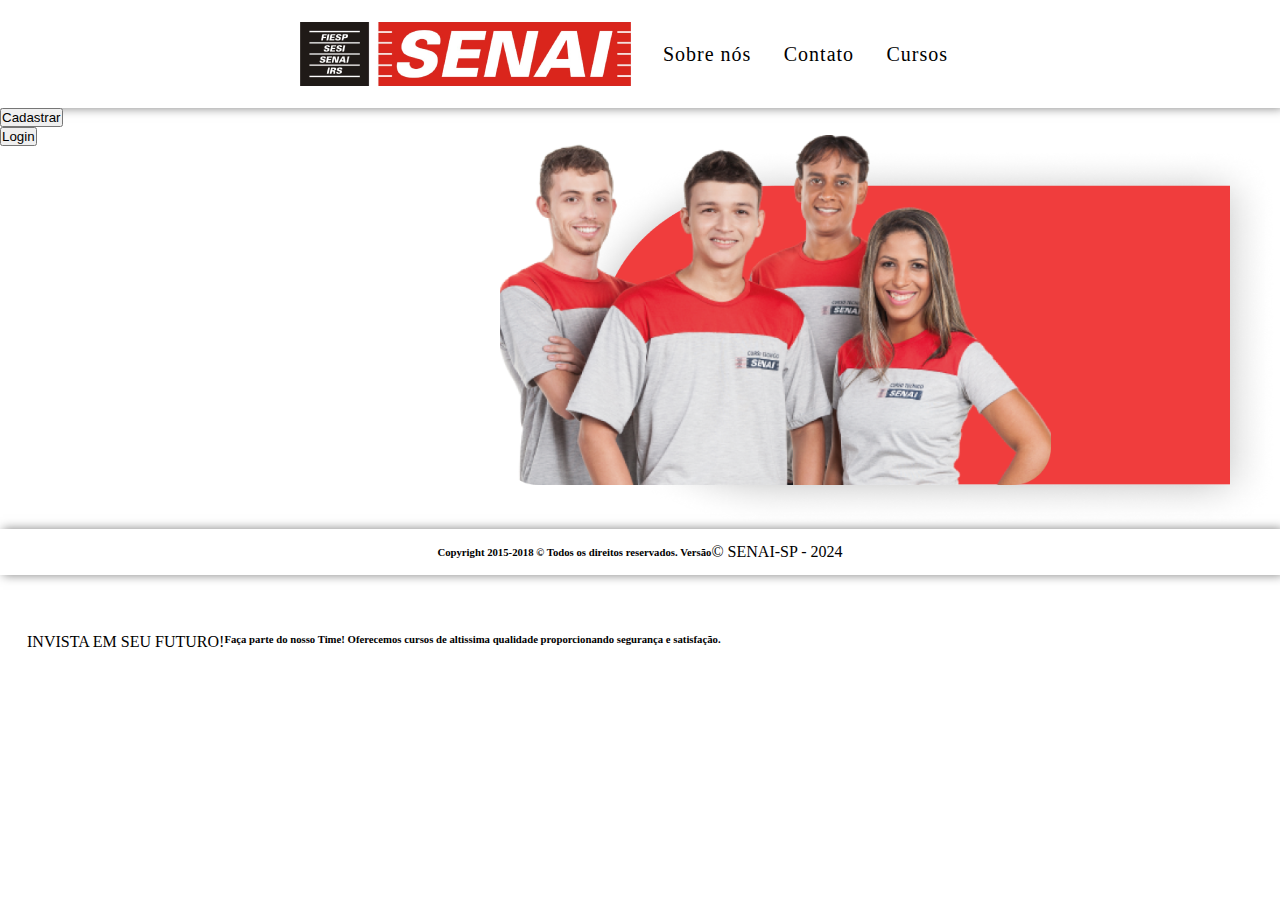
<file: index.html>
<!DOCTYPE html>
<html lang="pt-br">
<head>
    <meta charset="UTF-8">
    <meta name="viewport" content="width=device-width, initial-scale=1.0">
    <title>Senai-shoes</title>
    <link rel="stylesheet" href="style.css">

</head>
<body>
<header id="header">
    <section class="container-grid header-flex">
         <div class="logo-header">
            <img src="/img/image 3.png" alt="logo do site senai">
        </div>

    <nav class="links-header">
        <ul class="nav-links">
          <li><a href="#header">Sobre nós</a></li>
        <li><a href="#produtos">Contato</a></li>
        <li><a href="#footer">Cursos</a></li>
        </ul>
    </section>
</header>


<main id="invistano-futuro">





<section class="botoes">
     <div class="central-dos-botoes">
        <button class="button-edit">Cadastrar</button>
        <button class="button-edit">Login</button>
    </div>
</section>



<div class="imagens-invista">
    <img class= "pessoas" id="pessoas" src="img/img1A 1.png" alt="">
    <img class= "retangulo" id="retangulo" src="img/Rectangle 3.png" alt="">
</div>



<div class="textos">
    <p class="invista-futuro">INVISTA EM 
        SEU FUTURO!
    </p>
    <h6 class="faça-parte">Faça parte do nosso Time! Oferecemos cursos de altissima qualidade proporcionando segurança e satisfação. </h6>

</div>


<footer class="footer">
        <h6>Copyright 2015-2018 © Todos os direitos reservados. Versão</h6>
        <p class="senai"> © SENAI-SP - 2024</p>

    </footer>
</body>
</html>
</file>
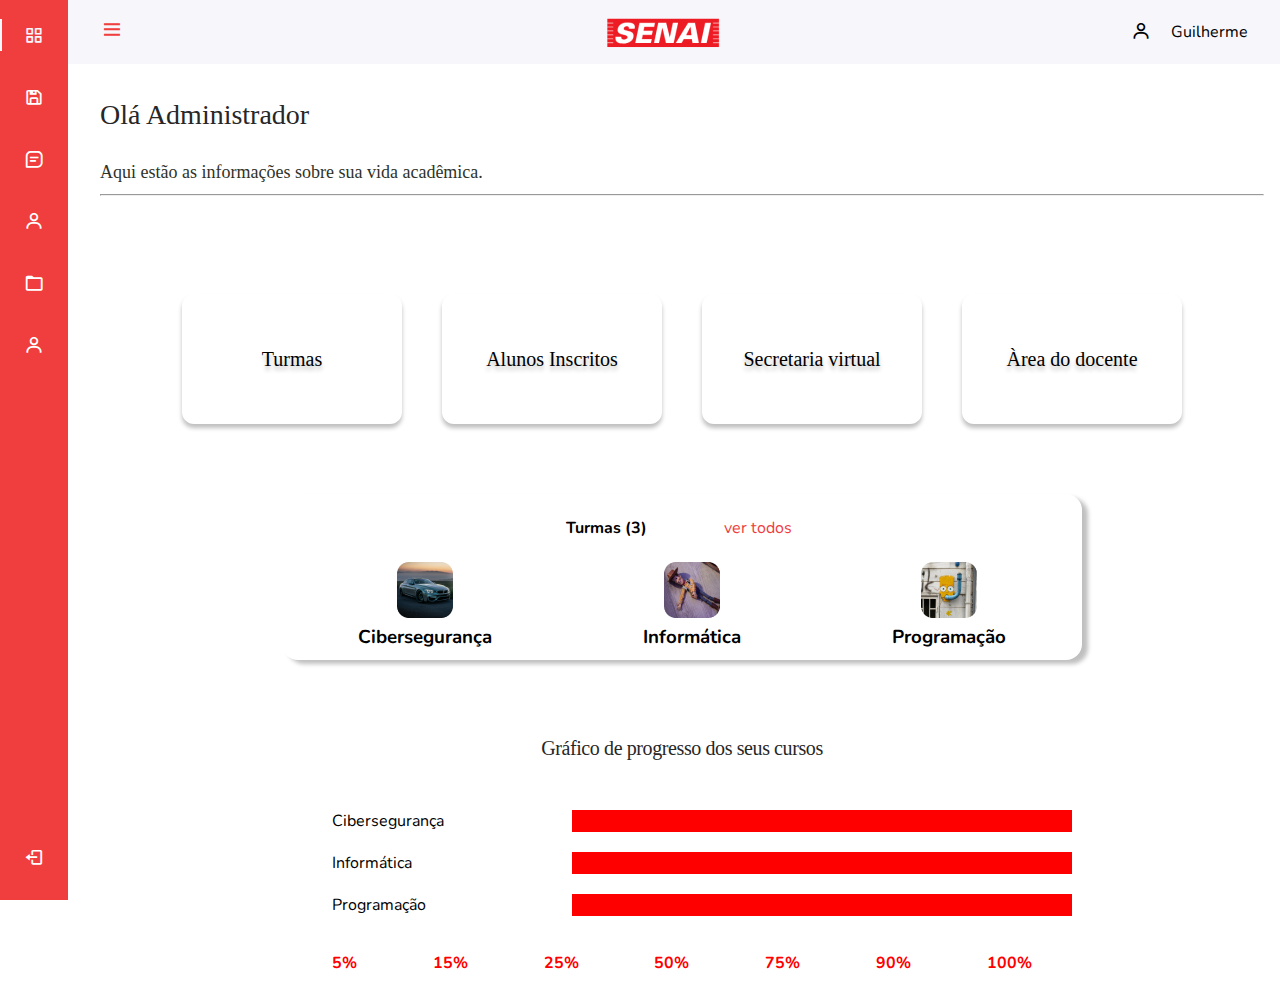
<file: Admin.html>
<!DOCTYPE html>
<html lang="pt-br">
<head>
    <meta charset="UTF-8">
    <meta http-equiv="X-UA-Compatible" content="IE=edge">
    <meta name="viewport" content="width=device-width, initial-scale=1.0">
    <title>Senai</title>
    <link rel="stylesheet" href="Style.css">
    <link rel="stylesheet" href="https://cdn.jsdelivr.net/npm/boxicons@latest/css/boxicons.min.css">
</head>

<body id="body-pd">
    <header class="header" id="header">
        <div class="header_toggle"> <i class='bx bx-menu' id="header-toggle"></i> </div>
        <img src="img/senai-logo.png" class="img-logo" alt="Senai-logo">
        <div class="usuario">
        <i class='bx bx-user nav_icon'></i>
        <span class="nav_name">Guilherme</span>
        </div>
    </header>
    <div class="l-navbar" id="nav-bar">
        <nav class="nav">
            <div>
                <div class="nav_list">
                    <a href="#" class="nav_link active">
                        <i class='bx bx-grid-alt nav_icon'></i>
                        <span class="nav_name">Dashboard</span>
                    </a>
                    <a href="#" class="nav_link">
                        <i class='bx bx-save nav_icon'></i>
                        <span class="nav_name">Meus Cursos</span>
                    </a>
                    <a href="#" class="nav_link">
                        <i class='bx bx-message-square-detail nav_icon'></i>
                        <span class="nav_name">Transações</span>
                    </a>
                    <a href="dashboard.html" class="nav_link">
                        <i class='bx bx-user nav_icon'></i>
                        <span class="nav_name">Aluno</span>
                    </a>
                </hr>
                    <a href="#" class="nav_link">
                        <i class='bx bx-folder nav_icon'></i>
                        <span class="nav_name">Ajustes</span>
                    </a>
                    <a href="#" class="nav_link">
                        <i class='bx bx-user  nav_icon'></i>
                        <span class="nav_name">Admin</span>
                    </a>
                </div>
            </div>
            <a href="#" class="nav_link">
                <i class='bx bx-log-out nav_icon'></i>
                <span class="nav_name">Desconectar</span>
            </a>
        </nav>
    </div>
    <div class="titulo">
    <h2>Olá Administrador</h2>
    <h3>Aqui estão as informações sobre sua vida acadêmica.</h3>
    <hr>
    </div>
    <div class="container-main">
        <div class="Container-Dashboard">
            <div class="containers">
                <h4>Turmas</h4>
            </div>
            <div class="containers">
                <h4>Alunos Inscritos</h4>
            </div>
            <div class="containers">
                <h4>Secretaria virtual</h4>
            </div>
            <div class="containers">
                <h4>Àrea do docente</h4>
            </div>
        </div>
        <div class="container-pai">
            <div class="container-aulas">
                <div class="Titulo-container">
                    <h4>Turmas (3)</h4>
                    <p class="p-red">ver todos</p>
                </div>
                
                <div class="Container-Fotos">
                    <div class="foto-container">
                        <img src="img/unsplash__4sWbzH5fp8.png" alt="foto-container">
                        <h3>Cibersegurança</h3>
                    </div>
                    
                    <div class="foto-container">
                        <img src="img/unsplash_rz3eCYGgGSc.png" alt="foto-container">
                        <h3>Informática</h3>
                    </div>
                    
                    <div class="foto-container">
                        <img src="img/unsplash_wnXo6T_cb3s.png" alt="foto-container">
                        <h3>Programação</h3>
                    </div>
                </div>
            </div>
            
        <div class="container-grafico">
            <h2>Gráfico de progresso dos seus cursos</h2>
            <div class="grafico-1">
                <p>Cibersegurança</p>
                <span class="range-1"></span>
            </div>
            <div class="grafico-2">
                <p>Informática</p>
                <span class="range-2"></span>
            </div>
            <div class="grafico-2">
                <p>Programação</p>
                <span class="range-3"></span>
            </div>
            <div class="porcetagem">
                <p>5%</p>
                <p>15%</p>
                <p>25%</p>
                <p>50%</p>
                <p>75%</p>
                <p>90%</p>
                <p>100%</p>
            </div>
        </div>
    </div>
    </div>
</main>
</body>

</html>
<script>
        document.addEventListener("DOMContentLoaded", function(event) {
   
   const showNavbar = (toggleId, navId, bodyId, headerId) =>{
   const toggle = document.getElementById(toggleId),
   nav = document.getElementById(navId),
   bodypd = document.getElementById(bodyId),
   headerpd = document.getElementById(headerId)
   
   // validação das veriaveis 
   if(toggle && nav && bodypd && headerpd){
   toggle.addEventListener('click', ()=>{
   // evento que mostra a side-bar assim que clicavel
   nav.classList.toggle('show')
   // evento que troca de icones do menu 
   toggle.classList.toggle('bx-x')
   // adicionar espaçamento no corpo
   bodypd.classList.toggle('body-pd')
   // adicionar espaçamento na header
   headerpd.classList.toggle('body-pd')
   })
   }
   }
   
   showNavbar('header-toggle','nav-bar','body-pd','header')
   
   /*===== link ativo =====*/
   const linkColor = document.querySelectorAll('.nav_link')
   
   function colorLink(){
   if(linkColor){
   linkColor.forEach(l=> l.classList.remove('active'))
   this.classList.add('active')
   }
   }
   linkColor.forEach(l=> l.addEventListener('click', colorLink))
   
    
   });
    </script>
</file>
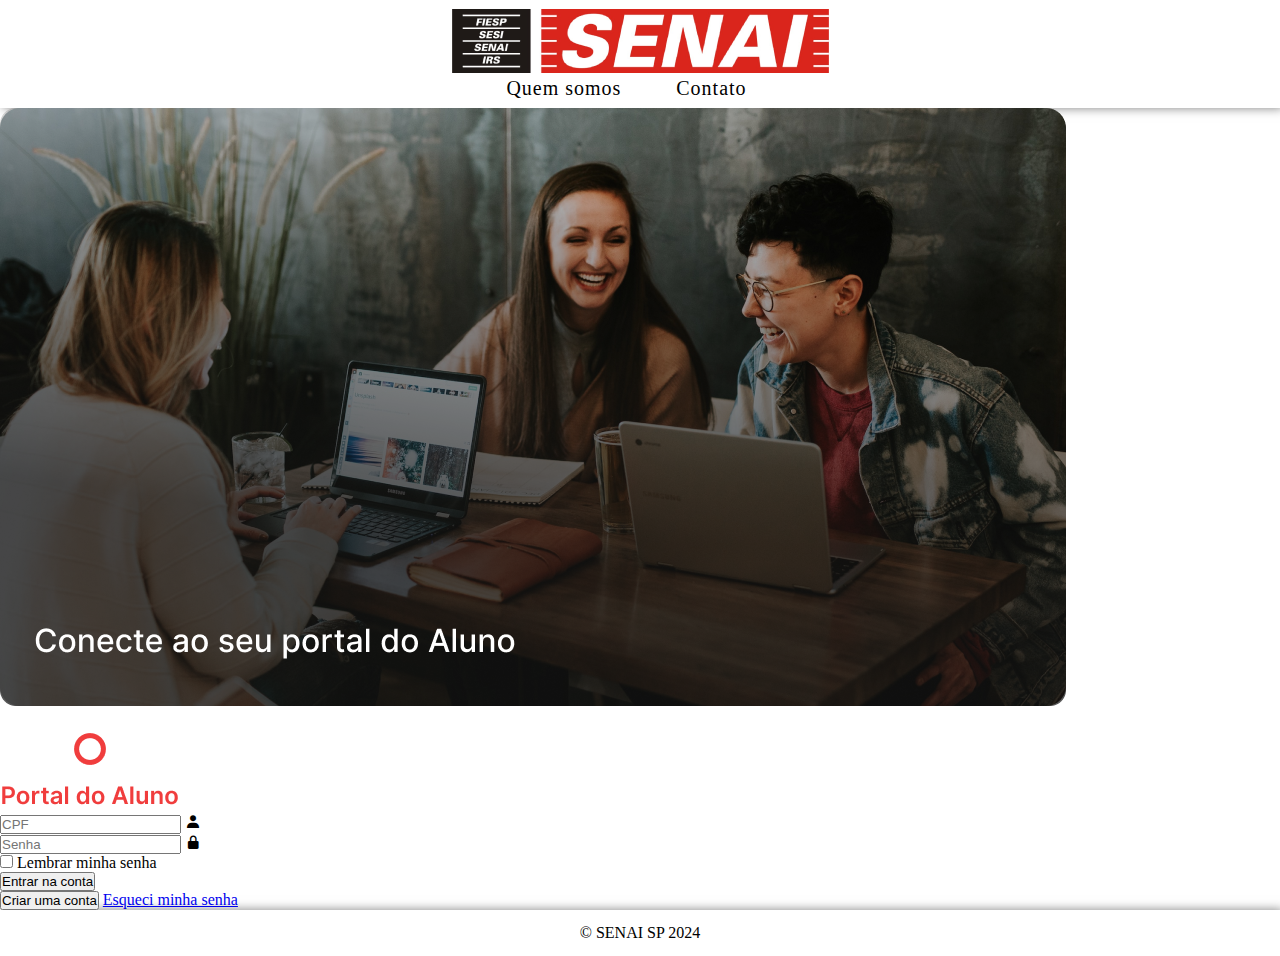
<file: aluno.html>
<!DOCTYPE html>
<html lang="pt-BR">
    <head>
        <meta charset="UTF-8">
        <meta name="viewport" content="width=device-width, initial-scale=1.0">
        <title>Tela login aluno</title>
        <link rel="stylesheet" href="style.css">
        <link href="https://unpkg.com/boxicons@2.1.4/css/boxicons.min.css" rel="stylesheet">
    </head>
    <body>
        <!-- header destinado a imagem e links -->
        <header id="header">
            <section class="container-grid header-flex">
                <nav class="links-header">
                    <img class="logo" src="img/logo.png" alt="logo do senai">
                    <ul class="nav-links">
                        <li>
                            <a href="https://www.sp.senai.br/para-a-sua-empresa/institutos-inovacao-tecnologia" target="_blank">Quem somos</a>
                        </li>
                        <li>
                            <a href="https://transparencia.sp.senai.br/sac" target="_blank">Contato</a>
                        </li>
                    </ul>
                </nav>
            </section>
        </header>
        <!-- parte do main com parte de login e propaganda -->
        <main class="cor">
            <img class="propaganda" src="./img/propaganda.png" alt="">
            <div class="wrapper">
                <form action="">
                    <img class="img" src="./img/portal.png" alt="portal aluno">
                    <div class="input-box">
                        <input type="text" placeholder="CPF" requirid>
                        <i class="bx bxs-user"></i>
                    </div>
                    <div class="input-box">
                        <input type="password" placeholder="Senha" requirid>
                        <i class="bx bxs-lock-alt"></i>
                    </div>
                    <div class="remember-forgot">
                        <label>
                            <input type="checkbox">
                            Lembrar minha senha
                        </label>
                    </div>
                    <button type="submit" class="botao">Entrar na conta</button>
                    <div class="register-link">
                        <button type="submit" class="botao2">Criar uma conta</button>
                        <a href="#">Esqueci minha senha</a>
                    </div>
                </form>
            </article>
        </div>
    </body>
</main>
<footer class="footer" id="">
    <div class="">
        <p> © SENAI SP 2024</p>
    </footer>
</body>
</html>
</file>
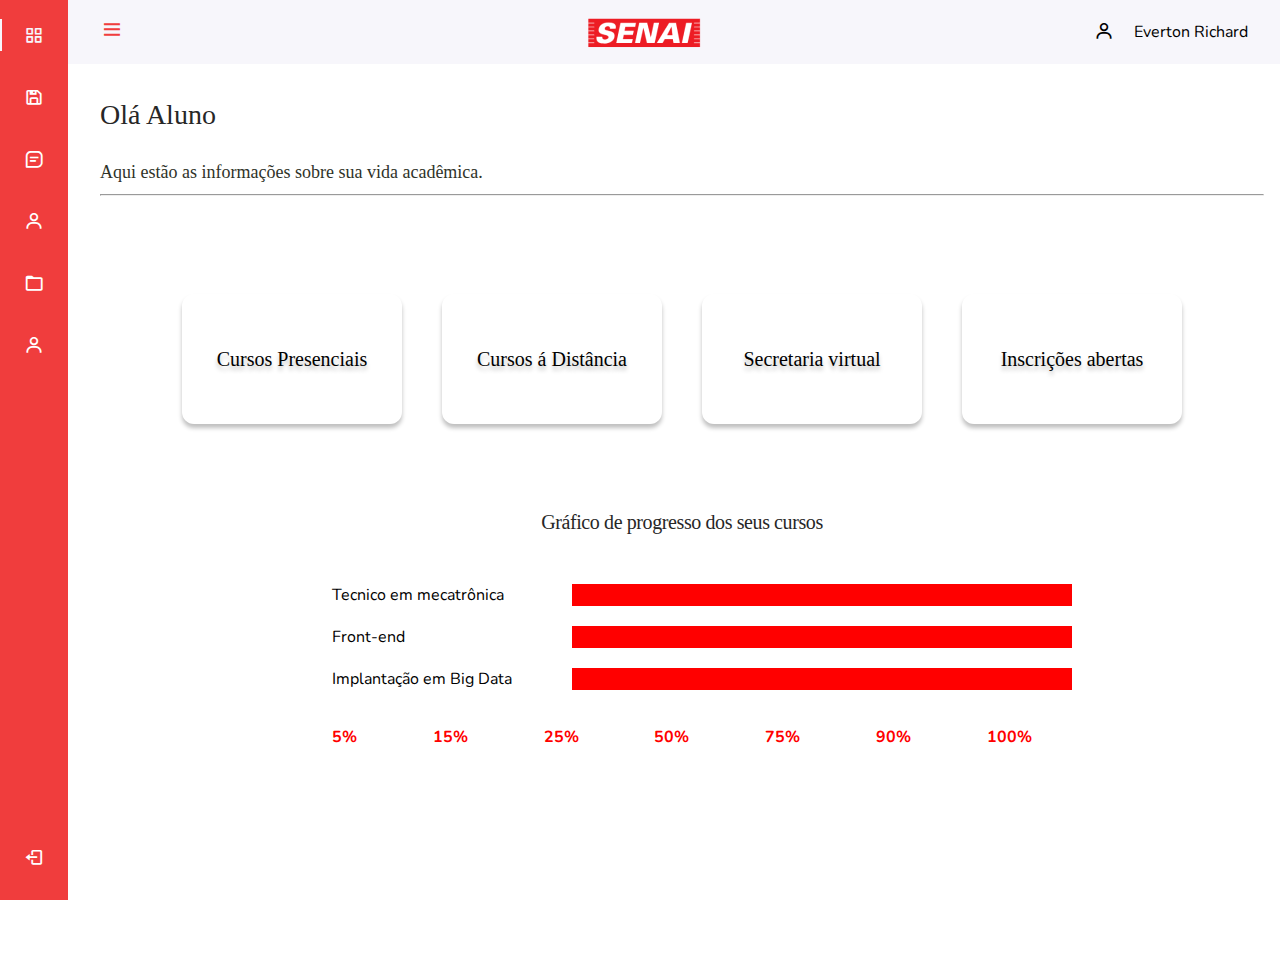
<file: dashboard.html>
<!DOCTYPE html>
<html lang="pt-br">
<head>
    <meta charset="UTF-8">
    <meta http-equiv="X-UA-Compatible" content="IE=edge">
    <meta name="viewport" content="width=device-width, initial-scale=1.0">
    <title>Senai</title>
    <link rel="stylesheet" href="Styles.css">
    <link rel="stylesheet" href="https://cdn.jsdelivr.net/npm/boxicons@latest/css/boxicons.min.css">
</head>

<body id="body-pd">
    <header class="header" id="header">
        <div class="header_toggle"> <i class='bx bx-menu' id="header-toggle"></i> </div>
        <img src="img/senai-logo.png" class="img-logo" alt="Senai-logo">
      
        <div class="usuario">
        <i class='bx bx-user nav_icon'></i>
        <span class="nav_name">Everton Richard</span>
        </div>
    </header>
    <div class="l-navbar" id="nav-bar">
        <nav class="nav">
            <div>
                <div class="nav_list">
                    <a href="#" class="nav_link active">
                        <i class='bx bx-grid-alt nav_icon'></i>
                        <span class="nav_name">Dashboard</span>
                    </a>
                    <a href="#" class="nav_link">
                        <i class='bx bx-save nav_icon'></i>
                        <span class="nav_name">Meus Cursos</span>
                    </a>
                    <a href="#" class="nav_link">
                        <i class='bx bx-message-square-detail nav_icon'></i>
                        <span class="nav_name">Transações</span>
                    </a>
                    <a href="#" class="nav_link">
                        <i class='bx bx-user nav_icon'></i>
                        <span class="nav_name">Suporte</span>
                    </a>
                </hr>
                    <a href="#" class="nav_link">
                        <i class='bx bx-folder nav_icon'></i>
                        <span class="nav_name">Ajustes</span>
                    </a>
                    <a href="Admin.html" class="nav_link">
                        <i class='bx bx-user  nav_icon'></i>
                        <span class="nav_name">Admin</span>
                    </a>
                </div>
            </div>
            <a href="#" class="nav_link">
                <i class='bx bx-log-out nav_icon'></i>
                <span class="nav_name">Desconectar</span>
            </a>
        </nav>
    </div>
    <div class="titulo">
    <h2>Olá Aluno</h2>
    <h3>Aqui estão as informações sobre sua vida acadêmica.</h3>
    <hr>
    </div>
    <div class="container-main">
        <div class="Container-Dashboard">
            <div class="containers">
                <h4>Cursos Presenciais</h4>
            </div>
            <div class="containers">
                <h4>Cursos á Distância</h4>
            </div>
            <div class="containers">
                <h4>Secretaria virtual</h4>
            </div>
            <div class="containers">
                <h4>Inscrições abertas</h4>
            </div>
        </div>
        <div class="container-pai">
        <div class="container-grafico">
            <h2>Gráfico de progresso dos seus cursos</h2>
            <div class="grafico-1">
                <p>Tecnico em mecatrônica</p>
                <span class="range-1"></span>
            </div>
            <div class="grafico-2">
                <p>Front-end</p>
                <span class="range-2"></span>
            </div>
            <div class="grafico-2">
                <p>Implantação em Big Data</p>
                <span class="range-3"></span>
            </div>
            <div class="porcetagem">
                <p>5%</p>
                <p>15%</p>
                <p>25%</p>
                <p>50%</p>
                <p>75%</p>
                <p>90%</p>
                <p>100%</p>
            </div>
        </div>
    </div>
    </div>
</main>
</body>

</html>
<script>
        document.addEventListener("DOMContentLoaded", function(event) {
   
   const showNavbar = (toggleId, navId, bodyId, headerId) =>{
   const toggle = document.getElementById(toggleId),
   nav = document.getElementById(navId),
   bodypd = document.getElementById(bodyId),
   headerpd = document.getElementById(headerId)
   
   // validação das veriaveis 
   if(toggle && nav && bodypd && headerpd){
   toggle.addEventListener('click', ()=>{
   // evento que mostra a side-bar assim que clicavel
   nav.classList.toggle('show')
   // evento que troca de icones do menu 
   toggle.classList.toggle('bx-x')
   // adicionar espaçamento no corpo
   bodypd.classList.toggle('body-pd')
   // adicionar espaçamento na header
   headerpd.classList.toggle('body-pd')
   })
   }
   }
   
   showNavbar('header-toggle','nav-bar','body-pd','header')
   
   /*===== link ativo =====*/
   const linkColor = document.querySelectorAll('.nav_link')
   
   function colorLink(){
   if(linkColor){
   linkColor.forEach(l=> l.classList.remove('active'))
   this.classList.add('active')
   }
   }
   linkColor.forEach(l=> l.addEventListener('click', colorLink))
   
    
   });
</file>
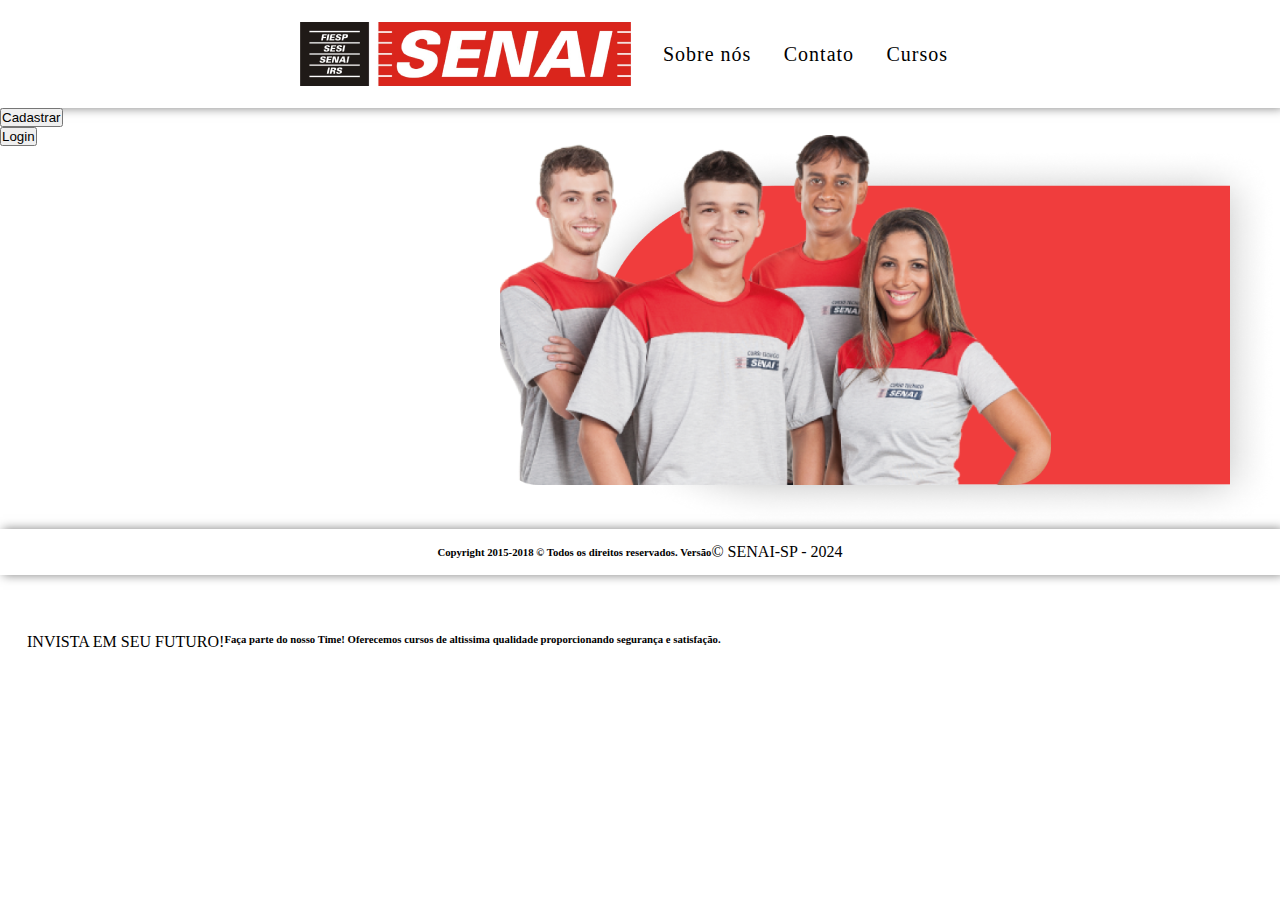
<file: index_inicio.html>
<!DOCTYPE html>
<html lang="pt-br">
<head>
    <meta charset="UTF-8">
    <meta name="viewport" content="width=device-width, initial-scale=1.0">
    <title>Senai-shoes</title>
    <link rel="stylesheet" href="style_inicio.css">

</head>
<body>
<header id="header">
    <section class="container-grid header-flex">
         <div class="logo-header">
            <img src="/img/image 3.png" alt="logo do site senai">
        </div>

    <nav class="links-header">
        <ul class="nav-links">
          <li><a href="#header">Sobre nós</a></li>
        <li><a href="#produtos">Contato</a></li>
        <li><a href="#footer">Cursos</a></li>
        </ul>
    </section>
</header>


<main id="invistano-futuro">





<section class="botoes">
     <div class="central-dos-botoes">
        <button class="button-edit">Cadastrar</button>
        <button class="button-edit">Login</button>
    </div>
</section>



<div class="imagens-invista">
    <img class= "pessoas" id="pessoas" src="img/img1A 1.png" alt="">
    <img class= "retangulo" id="retangulo" src="img/Rectangle 3.png" alt="">
</div>



<div class="textos">
    <p class="invista-futuro">INVISTA EM 
        SEU FUTURO!
    </p>
    <h6 class="faça-parte">Faça parte do nosso Time! Oferecemos cursos de altissima qualidade proporcionando segurança e satisfação. </h6>

</div>


<footer class="footer">
        <h6>Copyright 2015-2018 © Todos os direitos reservados. Versão</h6>
        <p class="senai"> © SENAI-SP - 2024</p>

    </footer>
</body>
</html>
</file>
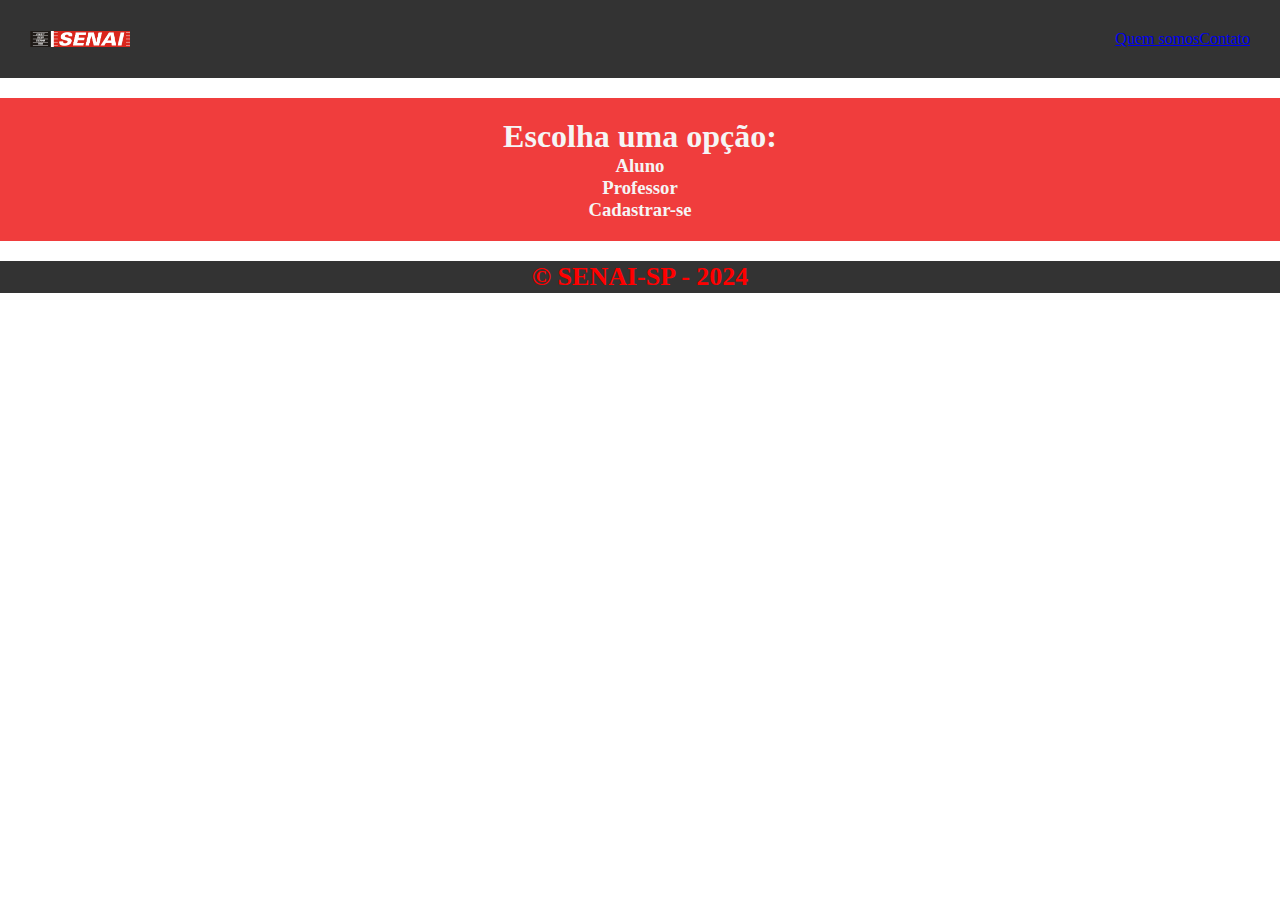
<file: pag2.html>
<!DOCTYPE html>
<html lang="pt-BR">
<head>
    <meta charset="UTF-8">
    <meta name="viewport" content="width=device-width, initial-scale=1.0">
    <link rel="stylesheet" href="pag2.css">
    <title>Página 2</title>
    
</head>
<body>
    <header>
        <div class="logo">
            <img src="style img/image 3.png" alt="Logo do Site">
        </div>
        <nav>
            <ul>
                <li><a href="#Quemsomos">Quem somos </a></li>
                <li><a href="#Contato">Contato</a></li>
            </ul>
        </nav>
    </header>
    <section>
        <div class="corpo">
            <h1>Escolha uma opção:</h1>
            <h3>Aluno</h3>
            <h3>Professor</h3>
            <h3>Cadastrar-se</h3>
        </div>
    </section>
    <footer>
        <div class="Rodapé">
            <h1>© SENAI-SP - 2024</h1>
        </div>
    </footer>
</body>
</html>
</file>
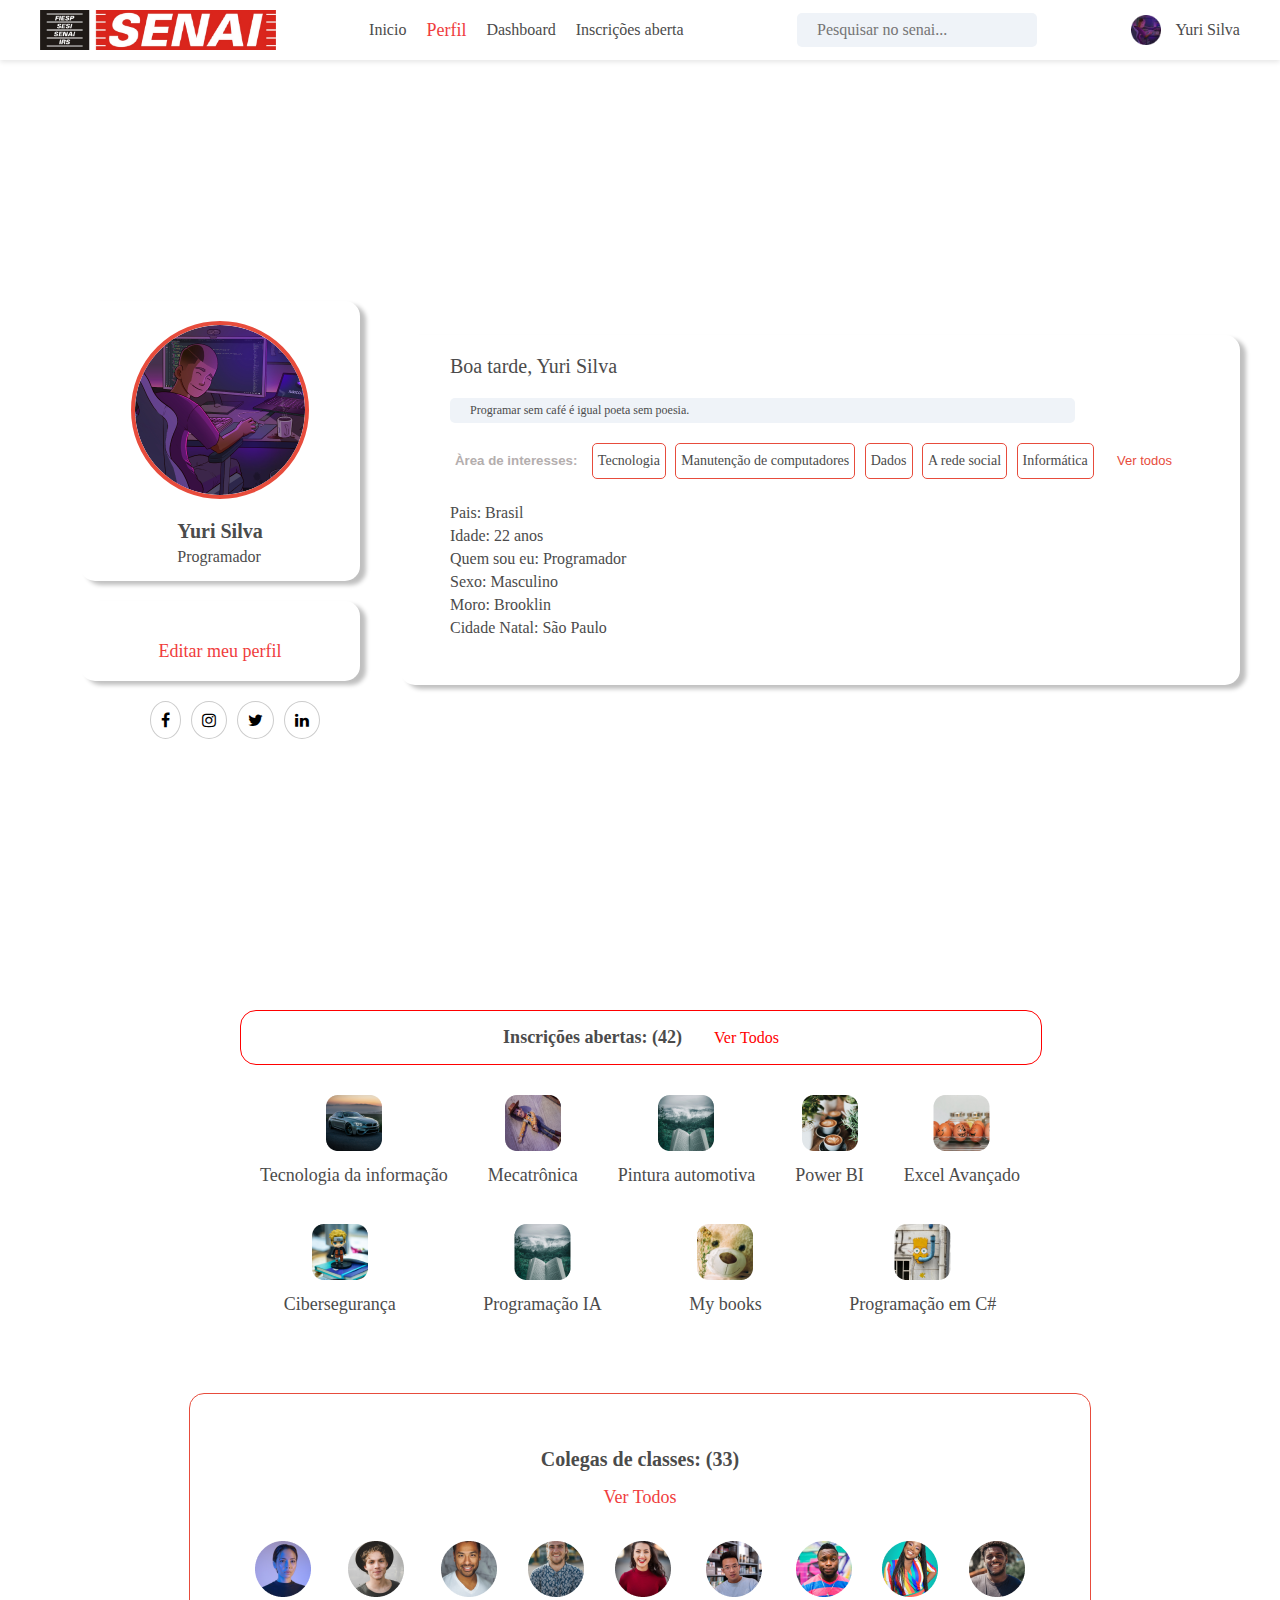
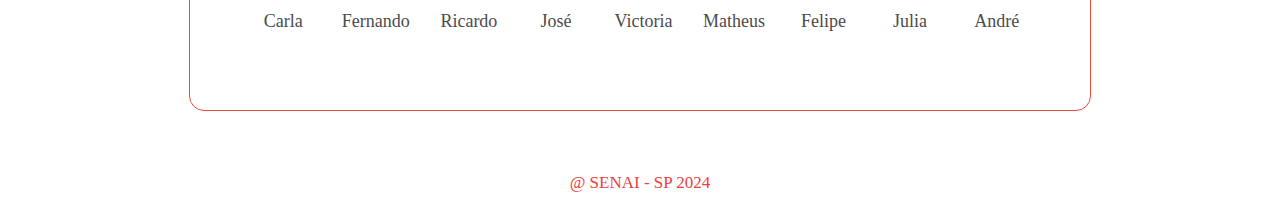
<file: pages.html>
<!DOCTYPE html>
<html lang="en">
<head>
    <meta charset="UTF-8">
    <meta name="viewport" content="width=device-width, initial-scale=1.0">
    <link rel="stylesheet" href="pages.css">
    <link rel="stylesheet" href="https://cdnjs.cloudflare.com/ajax/libs/font-awesome/4.7.0/css/font-awesome.min.css">
</head>
<body>
    <header class="nav-topo">
        <nav class="nav-dashboard">
        <img src="img-logo/image 3.png" alt="logo-nav">
        <ul>
            <li>Inicio</li>
            <li class="perfil-red">Perfil</li>
            <li>Dashboard</li>
            <li>Inscrições aberta</li>
        </ul>
        <input type="search" name="Pesquisar no senai.." id="input-pesquisar" placeholder="Pesquisar no senai...">
        <div class="usuario-login">
            <img src="img-logo/iuricode 1.png" alt="Login-usuario">
            <p>Yuri Silva</p>
        </div>
        </nav>
    </header>
    <main class="Main-width">
        <div class="display-flex">
            <div class="usuario-container">
                <div class="usuario-border">
                    <img src="img-logo/iuricode 2.png" alt="usuario-editar-perfil">
                    <div class="nome-usuario">
                        <h3>Yuri Silva</h3>
                        <p>Programador</p>
                    </div>
                </div>
            </div>
            
            <div class="editar-perfil-container">
                <div class="editar-perfil">
                    <h3 class="perfil-red">Editar meu perfil</h3>
                </div>
            </div>
        <div class="logos-redes">
            <i class="fa fa-facebook"></i>
            <i class="fa fa-instagram"></i>
            <i class="fa fa-twitter"></i>
            <i class="fa fa-linkedin"></i>
        </div>
    </div>
</div>
<div class="container-formulario">
    <h3>Boa tarde, Yuri Silva</h3>
    <p class="café">Programar sem café é igual poeta sem poesia.</p>
    <div class="area-interesse">
        <h5 class="color-cinza">Àrea de interesses:</h5>
        <h5 class="border-red">Tecnologia</h5>
        <h5 class="border-red">Manutenção de computadores</h5>
        <h5 class="border-red">Dados</h5>
        <h5 class="border-red">A rede social</h5>
        <h5 class="border-red">Informática</h5>
        <p class="vertodos-red">Ver todos</p>
        <div class="sobre-me" >
            <h4>Pais: Brasil</h4>
            <h4>Idade: 22 anos</h4>
            <h4>Quem sou eu: Programador</h4>
            <h4>Sexo: Masculino</h4>
            <h4>Moro: Brooklin</h4>
            <h4>Cidade Natal: São Paulo</h4>
        </div>
    </div>
</div>
    </main>

    <div class="inscricoes-abertas">
        <div class="container-inscricoes">
            <div class="background">
            <h1>Inscrições abertas: (42)</h1>
            <p class="p-red">Ver Todos</p>
        </div>
            <div class="Container-Fotos">
                <div class="foto-container">
                    <img src="img/unsplash__4sWbzH5fp8.png" alt="foto-container">
                    <h3>Tecnologia da informação</h3>
                </div>
                
                <div class="foto-container">
                    <img src="img/unsplash_rz3eCYGgGSc.png" alt="foto-container">
                    <h3>Mecatrônica</h3>
                </div>
                
                <div class="foto-container">
                    <img src="img-usuarios/unsplash_RrhhzitYizg.png" alt="foto-container">
                    <h3>Pintura automotiva</h3>
                </div>
                <div class="foto-container">
                    <img src="img-usuarios/unsplash_zUNs99PGDg0.png" alt="foto-container">
                    <h3>Power BI</h3>
                </div>
                <div class="foto-container">
                    <img src="img-usuarios/unsplash_auEPahZjT40.png" alt="foto-container">
                    <h3>Excel Avançado</h3>
                </div>
                <div class="foto-container">
                    <img src="img-usuarios/unsplash_DomqHKN2Xik.png" alt="foto-container">
                    <h3>Cibersegurança</h3>
                </div>
                <div class="foto-container">
                    <img src="img-usuarios/unsplash_uTj6-eZeHto.png" alt="foto-container">
                    <h3>Programação IA</h3>
                </div>
                <div class="foto-container">
                    <img src="img-usuarios/unsplash_W0ixyS5kSIk.png" alt="foto-container">
                    <h3>My books</h3>
                </div>
                <div class="foto-container">
                    <img src="img-usuarios/unsplash_wnXo6T_cb3s (1).png" alt="foto-container">
                    <h3>Programação em C#</h3>
                </div>
            </div>
        </div>
    </div>
   <div class="container-pai">
    <div class="container-alunos">
        <h1>Colegas de classes: (33)</h1>
        <p class="p-red">Ver Todos</p>
        <div class="Container-Fotos">
            <div class="foto-container">
                <img src="img-usuarios/unsplash_3TLl_97HNJo.png" alt="foto-container">
                <h3>Carla</h3>
            </div>
            
            <div class="foto-container">
                <img src="img-usuarios/unsplash_d1UPkiFd04A.png" alt="foto-container">
                <h3>Fernando</h3>
            </div>
            
            <div class="foto-container">
                <img src="img-usuarios/unsplash_iFgRcqHznqg.png" alt="foto-container">
                <h3>Ricardo</h3>
            </div>
            <div class="foto-container">
                <img src="img-usuarios/unsplash_j3lf-Jn6deo.png" alt="foto-container">
                <h3>José</h3>
            </div>
            <div class="foto-container">
                <img src="img-usuarios/unsplash_mEZ3PoFGs_k.png" alt="foto-container">
                <h3>Victoria</h3>
            </div>
            <div class="foto-container">
                <img src="img-usuarios/unsplash_QJEVpydulGs.png" alt="foto-container">
                <h3>Matheus</h3>
            </div>
            <div class="foto-container">
                <img src="img-usuarios/unsplash_sibVwORYqs0.png" alt="foto-container">
                <h3>Felipe</h3>
            </div>
            <div class="foto-container">
                <img src="img-usuarios/unsplash_ttSRjiYG_WM.png" alt="foto-container">
                <h3>Julia</h3>
            </div>
            <div class="foto-container">
                <img src="img-usuarios/unsplash_2EGNqazbAMk.png" alt="foto-container">
                <h3>André</h3>
            </div>
        </div>
    </div>
</div>
<footer>
    <p>@ SENAI - SP 2024</p>
</footer>
    
</body>
</html>
</file>
<file: pag2.css>
* {
    margin: 0;
    padding: 0;
    box-sizing: border-box;
}
header {  
    display:flex;
    background-color: #333;
    padding: 30px;
    display: flex;
    justify-content: space-between;
    align-items: center;
}

.logo img {
    display: flex;
    width: 100px;
    height: auto;
}

nav ul{
    list-style: none;
    display: flex;
}

section {
    display: flex;
    margin: 20px auto;
    padding: 20px;
    color: #f5f5f5;
    background-color: #f03d3d;
    justify-content: center;
    align-items: center;
    text-align: center;
}

.corpo h1 h3 {
    display: flex;
    width: 5px;
    height: auto;
    justify-content: center;
}

footer {
    font-size: small;
    background-color: #333;
    padding: 1px;
    text-align: center;
    display: flex;
    justify-content: center;
    align-items: flex-end;
}

.Rodapé h1 {
    color: red;
    align-items: flex-end;
}
</file>
<file: style.css>
/* reset da página */
*{
    margin: 0;
    padding: 0;
    box-sizing: border-box;
}
.container-grid{
    /* width: 90%; */
    margin: 0 auto;
    max-width: 1200px;
    justify-content: space-between;
}


header{
    display: flex;
    height: 108px;
    background-color: #ffffff;
    box-shadow: 3px 0 10px rgba(0,0,0, 0.5);
    



    
}
/* header-flex é responsável pela organização dos componentes do header */
.header-flex{
    display: flex;
    align-items: center;
    justify-content: space-between;
    /* width: 1920px; */
    height: 108px;

}
.logo-header{
    display: flex;
    width: 331px;
    height: 64px;
    align-items: flex-start;
}

/* remover a estilização que vem por padrão nos links da ul e li  */
.links-header ul li {
    /* remove as bolinhas laterais */
    list-style-type: none;
    text-decoration: none;
    justify-content: space-between;

}
/* /* realiza a estilização dos links dentro da nossa header  */
.links-header .nav-links a{
    /* realiza a remoção do sublinhado dos links  */
    text-decoration: none;
    color: black;
    font-family: font-paragrafo-bold;
    font-size: 20px;
    /* realiza o espaçamento interno dos links */
    letter-spacing: 1px;
}

/* efeito de quando passa o mouse sobre os links, o mesmo muda de cor para preto */
.links-header .nav-links a:hover{
    color: black;
    /* tempo para realizar a mudança de cor  */
    transition: 0.2s;
}
/* realiza o espaçamentos dos links e deixa os mesmos na horizontal */
.nav-links{
    width: 350px;
    display: flex;
    justify-content: space-evenly;
}







/* MAIN */
.botoes{
    display: flex;
    align-items: flex-end;
}
.central-dos-botoes{
    
}
.button-edit{
    display: flex;
    align-items:
}



.imagens-invista {
    display: flex;
    
    

}
.pessoas{
    position: relative;
    left: 500px;
    bottom: 11px;
    width: 679px ;
    height: 350px ;
    

}

.retangulo{
    display: flex;
   width: 900px;
   height: 383px;
}
.textos{
 
 
    display: flex;
    position:absolute;
    right: 320px;
    bottom: 11px;
    width: 679px ;
    height: 431px ;

 
    width: 933px;
    height: 256px;
    
}

.footer{

    display: flex;
    justify-content: center;
    height: 46px;
    background-color: #ffffff;
    box-shadow: 3px 0 10px rgba(0,0,0, 0.5);
    align-items: center;

}
</file>
<file: Style.css>
@import url("https://fonts.googleapis.com/css2?family=Nunito:wght@400;600;700&display=swap");
@import url("https://cdn.jsdelivr.net/npm/boxicons@latest/css/boxicons.min.css");
:root {
  --header-height: 3rem;
  --nav-width: 68px;
  --first-color-light: #AFA5D9;
  --white-color: #F7F6FB;
  --body-font: 'Nunito', sans-serif;
  --normal-font-size: 1rem;
  --z-fixed: 100;
}

*,
::before,
::after {
  box-sizing: border-box;
}

body {
  position: relative;
  margin: var(--header-height) 0 0 0;
  padding: 0 1rem;
  font-family: var(--body-font);
  font-size: var(--normal-font-size);
  transition: .5s;
 
}

.titulo {
  gap: 30px;
  padding-top: 7px;
}

.titulo h3 {
  color: #2F3329;
  font-family: Poppins;
  font-size: 18px;
  font-style: normal;
  font-weight: 500;
  line-height: 150%; /* 27px */
}

.titulo h2 {
  color: #272727;
  font-family: Poppins;
  font-size: 28px;
  font-style: normal;
  font-weight: 500;
  line-height: 150%; /* 42px */
}

a {
  text-decoration: none;
}

.img-logo {
  padding-left: 70px;
}

.header {
  width: 100%;
  height: var(--header-height);
  position: fixed;
  top: 0;
  left: 0;
  display: flex;
  align-items: center;
  justify-content: space-between;
  padding: 0 1rem;
  background-color: var(--white-color);
  z-index: var(--z-fixed);
  transition: .5s;
}

.header_toggle {
  color: #F03D3D;
  font-size: 1.5rem;
  cursor: pointer;
}

.header_img {
  width: 35px;
  height: 35px;
  display: flex;
  justify-content: center;
  border-radius: 50%;
  overflow: hidden;
}

.header_img img {
  width: 40px;
}

.usuario{
    display: flex;
    gap: 20px;
}

.l-navbar {
  position: fixed;
  top: 0;
  left: -30%;
  width: var(--nav-width);
  height: 100vh;
  background-color: #F03D3D;
  padding: .5rem 1rem 0 0;
  transition: .5s;
  z-index: var(--z-fixed);
}

.nav {
  height: 100%;
  display: flex;
  flex-direction: column;
  justify-content: space-between;
  overflow: hidden;
}

.nav_logo,
.nav_link {
  display: grid;
  grid-template-columns: max-content max-content;
  align-items: center;
  column-gap: 1rem;
  padding: .5rem 0 .5rem 1.5rem;
}

.nav_logo {
  margin-bottom: 2rem;
}

.nav_logo-icon {
  font-size: 1.25rem;
  color: var(--white-color);
}

.nav_logo-name {
  color: var(--white-color);
  font-weight: 700;
}

.nav_link {
  position: relative;
  color: white;
  margin-bottom: 1.5rem;
  transition: .3s;
}

.nav_link:hover {
  color: black;
}

.nav_icon {
  font-size: 1.25rem;
}

.show {
  left: 0;
}

.body-pd {
  padding-left: calc(var(--nav-width) + 1rem);
}

.active {
  color: var(--white-color);
}

.active::before {
  content: '';
  position: absolute;
  left: 0;
  width: 2px;
  height: 32px;
  background-color: var(--white-color);
}

.height-100 {
  height: 100vh;
}
body, html {
    height: 100%;
    margin: 0;
}

.Container-Dashboard {
    display: flex;
    flex-direction: row;
    justify-content: center;
    align-items: center;
    gap: 40px;
    padding-top: 90px;
    height: 100%;
    padding-bottom: 70px;
}

.containers {
    width: 220px;
    height: 130px;
    border-radius: 12px;
    background: #FFF;
    box-shadow: 0px 4px 4px 0px rgba(0, 0, 0, 0.25);
    display: flex;
    flex-direction: column;
    justify-content: center;
    align-items: center;
}
.containers h4 {
  color: #000;
  text-shadow: 0px 4px 4px rgba(0, 0, 0, 0.25);
  font-family: Poppins;
  font-size: 20px;
  font-style: normal;
  font-weight: 500;
  line-height: normal;
}

.container-grafico h2{
  padding-bottom: 30px;
  color: #272727;
  font-family: Poppins;
  font-size: 20px;
  font-style: normal;
  font-weight: 500;
  line-height: normal;
  letter-spacing: -0.4px;

}

h3 {
    margin: 0; 
}

.Flex-End{
    display: flex;
    gap: 20px;
}

.Aluno{
    display: flex;
    justify-content: flex-start;
    
}


.container-grafico {
    max-width: 700px; 
    margin: 0 auto;
    }
    
.container-grafico h2 {
        text-align: center;
        margin-bottom: 20px;
        padding-top: 60px;
        
    }
    
.grafico-1,
.grafico-2,
.grafico-3 {
    margin-bottom: 20px;
    position: relative;
    }
    
    .porcetagem {
        display: flex;
        justify-content: space-between;
        margin-top: 20px;
    }
    
    .porcetagem p {
        color: red;
        font-weight: bold;
        display: flex;
    }
    
    
    .grafico-1::after,
    .grafico-2::after,
    .grafico-3::after {
        content: '';
        position: absolute;
        top: 0;
        right: -40px; 
        bottom: 0;
        width: 500px; 
        background-color: red;
        
    }

    .container-aulas {
        max-width: 800px; 
        margin: 0 auto; 
        border-radius: 16px;
        background: #FFF;
        box-shadow: 6px 4px 4px 0px rgba(0, 0, 0, 0.25);
      }
      
      .Titulo-container {
        text-align: center; 
      }
      
      .Container-Fotos {
        display: flex;
        flex-wrap: wrap; 
        justify-content: space-around; 
      }
      
      .foto-container {
        text-align: center; 
        margin-bottom: 10px; 
      }
      
      .foto-container img {
        max-width: 100%; 
        height: auto; 
      }
      
      .foto-container h3 {
        margin: 0; 
      }
       .Titulo-container{
        display: flex;
        gap: 70px;
        justify-content: center;
        align-items: center;
       }
       .p-red{
        color: #F03D3D;
        padding: 7px;
       }
      
      
    


@media screen and (min-width: 768px) {
  body {
    margin: calc(var(--header-height) + 1rem) 0 0 0;
    padding-left: calc(var(--nav-width) + 2rem);
  }

  .header {
    height: calc(var(--header-height) + 1rem);
    padding: 0 2rem 0 calc(var(--nav-width) + 2rem);
  }

  .header_img {
    width: 40px;
    height: 40px;
  }

  .header_img img {
    width: 45px;
  }

  .l-navbar {
    left: 0;
    padding: 1rem 1rem 0 0;
  }

  .show {
    width: calc(var(--nav-width) + 156px);
  }

  .body-pd {
    padding-left: calc(var(--nav-width) + 188px);
  }
}
</file>
<file: Styles.css>
@import url("https://fonts.googleapis.com/css2?family=Nunito:wght@400;600;700&display=swap");
@import url("https://cdn.jsdelivr.net/npm/boxicons@latest/css/boxicons.min.css");
:root {
  --header-height: 3rem;
  --nav-width: 68px;
  --first-color-light: #AFA5D9;
  --white-color: #F7F6FB;
  --body-font: 'Nunito', sans-serif;
  --normal-font-size: 1rem;
  --z-fixed: 100;
}

*,
::before,
::after {
  box-sizing: border-box;
}

body {
  position: relative;
  margin: var(--header-height) 0 0 0;
  padding: 0 1rem;
  font-family: var(--body-font);
  font-size: var(--normal-font-size);
  transition: .5s;
 
}
.dark-mode {
  background-color: #181426;
  color: #fff;
}

.titulo {
  gap: 30px;
  padding-top: 7px;
}

.titulo h3 {
  color: #2F3329;
  font-family: Poppins;
  font-size: 18px;
  font-style: normal;
  font-weight: 500;
  line-height: 150%; /* 27px */
}

.titulo h2 {
  color: #272727;
  font-family: Poppins;
  font-size: 28px;
  font-style: normal;
  font-weight: 500;
  line-height: 150%; /* 42px */
}

a {
  text-decoration: none;
}

.img-logo {
  padding-left: 70px;
}

.header {
  width: 100%;
  height: var(--header-height);
  position: fixed;
  top: 0;
  left: 0;
  display: flex;
  align-items: center;
  justify-content: space-between;
  padding: 0 1rem;
  background-color: var(--white-color);
  z-index: var(--z-fixed);
  transition: .5s;
}

.header_toggle {
  color: #F03D3D;
  font-size: 1.5rem;
  cursor: pointer;
}

.header_img {
  width: 35px;
  height: 35px;
  display: flex;
  justify-content: center;
  border-radius: 50%;
  overflow: hidden;
}

.header_img img {
  width: 40px;
}

.usuario{
    display: flex;
    gap: 20px;
}

.l-navbar {
  position: fixed;
  top: 0;
  left: -30%;
  width: var(--nav-width);
  height: 100vh;
  background-color: #F03D3D;
  padding: .5rem 1rem 0 0;
  transition: .5s;
  z-index: var(--z-fixed);
}

.nav {
  height: 100%;
  display: flex;
  flex-direction: column;
  justify-content: space-between;
  overflow: hidden;
}

.nav_logo,
.nav_link {
  display: grid;
  grid-template-columns: max-content max-content;
  align-items: center;
  column-gap: 1rem;
  padding: .5rem 0 .5rem 1.5rem;
}

.nav_logo {
  margin-bottom: 2rem;
}

.nav_logo-icon {
  font-size: 1.25rem;
  color: var(--white-color);
}

.nav_logo-name {
  color: var(--white-color);
  font-weight: 700;
}

.nav_link {
  position: relative;
  color: white;
  margin-bottom: 1.5rem;
  transition: .3s;
}

.nav_link:hover {
  color: black;
}

.nav_icon {
  font-size: 1.25rem;
}

.show {
  left: 0;
}

.body-pd {
  padding-left: calc(var(--nav-width) + 1rem);
}

.active {
  color: var(--white-color);
}

.active::before {
  content: '';
  position: absolute;
  left: 0;
  width: 2px;
  height: 32px;
  background-color: var(--white-color);
}

.height-100 {
  height: 100vh;
}
body, html {
    height: 100%;
    margin: 0;
}

.Container-Dashboard {
    display: flex;
    flex-direction: row;
    justify-content: center;
    align-items: center;
    gap: 40px;
    padding-top: 90px;
    height: 100%;
    padding-bottom: 70px;
}

.containers {
    width: 220px;
    height: 130px;
    border-radius: 12px;
    background: #FFF;
    box-shadow: 0px 4px 4px 0px rgba(0, 0, 0, 0.25);
    display: flex;
    flex-direction: column;
    justify-content: center;
    align-items: center;
}
.containers h4 {
  color: #000;
  text-shadow: 0px 4px 4px rgba(0, 0, 0, 0.25);
  font-family: Poppins;
  font-size: 20px;
  font-style: normal;
  font-weight: 500;
  line-height: normal;
}

.container-grafico h2{
  padding-bottom: 30px;
  color: #272727;
  font-family: Poppins;
  font-size: 20px;
  font-style: normal;
  font-weight: 500;
  line-height: normal;
  letter-spacing: -0.4px;

}

h3 {
    margin: 0; 
}

.Flex-End{
    display: flex;
    gap: 20px;
}

.Aluno{
    display: flex;
    justify-content: flex-start;
    
}
/* .container-pai{
    box-shadow: 0px 4px 4px 0px rgba(0, 0, 0, 0.25);
    padding-top: 90px;
    width: 100%;
    height: 380px;
    flex-shrink: 0;
    border-radius: 12px;
    background: #FFF;
    margin: 0;
   

} */

.container-grafico {
    max-width: 700px; 
    margin: 0 auto;
    }
    
.container-grafico h2 {
        text-align: center;
        margin-bottom: 20px;
        
    }
    
.grafico-1,
.grafico-2,
.grafico-3 {
    margin-bottom: 20px;
    position: relative;
    }
    
    .porcetagem {
        display: flex;
        justify-content: space-between;
        margin-top: 20px;
    }
    
    .porcetagem p {
        color: red;
        font-weight: bold;
        display: flex;
    }
    
    /* Adiciona a "border vermelha" usando ::after */
    .grafico-1::after,
    .grafico-2::after,
    .grafico-3::after {
        content: '';
        position: absolute;
        top: 0;
        right: -40px; /* Ajuste conforme necessário para o espaçamento desejado */
        bottom: 0;
        width: 500px; /* Ajuste a largura conforme necessário */
        background-color: red;
        
    }
    


@media screen and (min-width: 768px) {
  body {
    margin: calc(var(--header-height) + 1rem) 0 0 0;
    padding-left: calc(var(--nav-width) + 2rem);
  }

  .header {
    height: calc(var(--header-height) + 1rem);
    padding: 0 2rem 0 calc(var(--nav-width) + 2rem);
  }

  .header_img {
    width: 40px;
    height: 40px;
  }

  .header_img img {
    width: 45px;
  }

  .l-navbar {
    left: 0;
    padding: 1rem 1rem 0 0;
  }

  .show {
    width: calc(var(--nav-width) + 156px);
  }

  .body-pd {
    padding-left: calc(var(--nav-width) + 188px);
  }
}
</file>
<file: style_inicio.css>
/* reset da página */
*{
    margin: 0;
    padding: 0;
    box-sizing: border-box;
}
.container-grid{
    /* width: 90%; */
    margin: 0 auto;
    max-width: 1200px;
    justify-content: space-between;
}


header{
    display: flex;
    height: 108px;
    background-color: #ffffff;
    box-shadow: 3px 0 10px rgba(0,0,0, 0.5);
    



    
}
/* header-flex é responsável pela organização dos componentes do header */
.header-flex{
    display: flex;
    align-items: center;
    justify-content: space-between;
    /* width: 1920px; */
    height: 108px;

}
.logo-header{
    display: flex;
    width: 331px;
    height: 64px;
    align-items: flex-start;
}

/* remover a estilização que vem por padrão nos links da ul e li  */
.links-header ul li {
    /* remove as bolinhas laterais */
    list-style-type: none;
    text-decoration: none;
    justify-content: space-between;

}
/* /* realiza a estilização dos links dentro da nossa header  */
.links-header .nav-links a{
    /* realiza a remoção do sublinhado dos links  */
    text-decoration: none;
    color: black;
    font-family: font-paragrafo-bold;
    font-size: 20px;
    /* realiza o espaçamento interno dos links */
    letter-spacing: 1px;
}

/* efeito de quando passa o mouse sobre os links, o mesmo muda de cor para preto */
.links-header .nav-links a:hover{
    color: black;
    /* tempo para realizar a mudança de cor  */
    transition: 0.2s;
}
/* realiza o espaçamentos dos links e deixa os mesmos na horizontal */
.nav-links{
    width: 350px;
    display: flex;
    justify-content: space-evenly;
}







/* MAIN */
.botoes{
    display: flex;
    align-items: flex-end;
}
.central-dos-botoes{
    
}
.button-edit{
    display: flex;
    align-items:
}



.imagens-invista {
    display: flex;
    
    

}
.pessoas{
    position: relative;
    left: 500px;
    bottom: 11px;
    width: 679px ;
    height: 350px ;
    

}

.retangulo{
    display: flex;
   width: 900px;
   height: 383px;
}
.textos{
 
 
    display: flex;
    position:absolute;
    right: 320px;
    bottom: 11px;
    width: 679px ;
    height: 431px ;

 
    width: 933px;
    height: 256px;
    
}

.footer{

    display: flex;
    justify-content: center;
    height: 46px;
    background-color: #ffffff;
    box-shadow: 3px 0 10px rgba(0,0,0, 0.5);
    align-items: center;

}
</file>
<file: pages.css>
@import url("https://cdn.jsdelivr.net/npm/boxicons@latest/css/boxicons.min.css");

body, h1, h2, p, ul, li {
    margin: 0;
    padding: 0;
}

body {
    font-family: Arial, sans-serif;
}

.nav-topo {
    background-color: #fff; 
    color: #333; 
    padding: 10px;
    box-shadow: 0px 2px 5px rgba(0, 0, 0, 0.1); 
}

.nav-dashboard {
    display: flex;
    justify-content: space-between;
    align-items: center;
    max-width: 1200px;
    margin: 0 auto;
}

.nav-dashboard img {
    height: 40px;
}

ul {
    list-style-type: none;
    display: flex;
}

ul li {
    margin-right: 20px;
    cursor: pointer;
    color: #4B4B4B;
    font-family: Inter;
    font-size: 16px;
    font-style: normal;
    font-weight: 500;
    line-height: 24px; /* 150% */
}

#input-pesquisar {
    padding: 5px;
    border: none;
    border-radius: 5px;
    background-color: #EFF3F8; 
    padding-right: 20px;
    padding-left: 20px;
    color: #B4AEAE;
    font-family: Inter;
    font-size: 16px;
    font-style: normal;
    font-weight: 400;
    line-height: 24px; /* 150% */
    
    
}


.usuario-login {
    display: flex;
    align-items: center;
    gap: 10px;
}
.usuario-login p {
    color: #4B4B4B;
    font-family: Inter;
    font-size: 16px;
    font-style: normal;
    font-weight: 500;
    line-height: 24px; /* 150% */
}
.usuario-login img {
    height: 30px;
    margin-right: 5px;
}

.perfil-red{
    color: #F03D3D;
    font-family: Inter;
    font-size: 18px;
    font-style: normal;
    font-weight: 500;
    line-height: 24px; /* 133.333% */
}


.Main-width {
    max-width: 1200px;
    margin: 0 auto;
    display: flex;
    align-items: center;
    height: 100vh;
}

.display-flex {
    padding: 40px;
    
    
   
}

.usuario-container,
.editar-perfil-container {
    width: 280px;
    margin-top: 20px;
}

.usuario-border,
.editar-perfil {
    display: flex;
    justify-content: center;
    align-items: center;
    flex-direction: column;
    width: 100%;
    border-radius: 15px;
    box-shadow: 6px 4px 4px 0px rgba(0, 0, 0, 0.25);
    padding-top: 20px;
}

.usuario-border img {
    max-width: 100%;
    height: auto;
    border: 4px solid #e74c3c;
    border-radius: 50%;
    object-fit: cover;
    
}

.nome-usuario h3 {
    margin-bottom: 5px;
    color: #4B4B4B;
    font-family: Inter;
    font-size: 20px;
    font-style: normal;
    font-weight: 600;
    line-height: 24px; /* 120% */
}
.nome-usuario p{
    color: #4B4B4B;
    font-family: Inter;
    font-size: 16px;
    font-style: normal;
    font-weight: 400;
    line-height: normal;
    padding-bottom: 15px;
}
.logos-redes {
    margin-top: 20px;
    display: flex;
    justify-content: center;
    align-items: center;
    padding-left: 40px;
}

.logos-redes i {
    border: 1px solid #ccc;
    padding: 10px;
    margin-right: 10px;
    border-radius: 50%;
    
}

.container-formulario {

    width: 999px;
    height: 350px;
    padding-left: 50px;
    border-radius: 15px; 
    box-shadow: 6px 4px 4px 0px rgba(0, 0, 0, 0.25); 
}
.container-formulario h3 {
    color: #4B4B4B;
    font-family: Inter;
    font-size: 20px;
    font-style: normal;
    font-weight: 500;
    line-height: normal;

}

.area-interesse h5 {
    display: inline-block;
    margin: 0;
    padding: 5px;
    border-radius: 5px;
    margin-right: 5px;
}

.border-red {
    border-radius: 30px;
    color: black;
    border: 1px solid #e74c3c;
    color: #4B4B4B;
    font-family: Inter;
    font-size: 14px;
    font-style: normal;
    font-weight: 400;
    line-height: 24px; /* 171.429% */
}

.vertodos-red {
    color: #e74c3c;
    cursor: pointer;
    float: right;
    font-size: 13px;
    padding: 10px;
    padding-right: 68px;
}

.sobre-me{
    padding-top: 20px;
   
}

.sobre-me h4 {
    margin: 5px 0;
    gap: 15px;
    color: #4B4B4B;
    font-family: Inter;
    font-size: 16px;
    font-style: normal;
    font-weight: 400;
    line-height: normal;
}
.café  {
    padding: 5px;
    border: none;
    border-radius: 5px;
    background-color: #EFF3F8; 
    padding-left: 20px;
    width: 600px;
    color: #4B4B4B;
    font-family: Inter;
    font-size: 12px;
    font-style: normal;
    font-weight: 400;
    line-height: normal;
    
}

.area-interesse{
    padding-top: 20px;
}

.color-cinza{
    color: #B4AEAE;
}



.inscricoes-abertas {
    text-align: center;
    padding: 50px;
}

.container-inscricoes {
    max-width: 800px; 
    margin: 0 auto;
}

.Container-Fotos {
    display: flex;
    flex-wrap: wrap;
    justify-content: space-around;
    padding-top: 20px;
}

.foto-container {
    text-align: center;
    margin: 10px; /* Espaçamento entre as fotos */
}

.foto-container img {
    max-width: 100%;
    height: auto;
}

.foto-container h3 {
    margin-top: 10px; /* Espaçamento entre a imagem e o texto */
}

.background {
    display: flex;
    justify-content: center;
    align-items: center;
    width: 100%;
    height: 53px;
    gap: 32px;
    border-radius: 16px;
    background: #FFF;
    border: 1px solid red;
}
.background h1{
    color: #4B4B4B;
    font-family: Inter;
    font-size: 18px;
    font-style: normal;
    font-weight: 600;
    line-height: 150%; /* 18px */
}
.background p {
    color: #F00;
    font-family: Inter;
    font-size: 16px;
    font-style: normal;
    font-weight: 500;
    line-height: 150%; /* 18px */
}

.foto-container h3{
    color: #4B4B4B;
    font-family: Inter;
    font-size: 18px;
    font-style: normal;
    font-weight: 400;
    line-height: normal;
}

.container-pai{
    padding-bottom: 40px;
}

.container-alunos {
    max-width: 800px; 
    margin: 0 auto;
    border: 1px solid #e74c3c; 
    padding: 20px; 
    text-align: center;
    padding: 50px;
    border-radius: 15px;
}

.container-alunos h1 {
    margin-bottom: 10px; 
}

.Container-Fotos {
    display: flex;
    flex-wrap: wrap;
    justify-content: space-around;
}

.foto-container {
    text-align: center;
    margin: 10px; 
}

.foto-container img {
    max-width: 100%;
    height: auto;
}

.foto-container h3 {
    margin-top: 10px; 
}
.container-alunos h1{
    color: #4B4B4B;
    font-family: Inter;
    font-size: 20px;
    font-style: normal;
    font-weight: 600;
    line-height: 150%; /* 18px */
}

.container-alunos p {
    color: #F03D3D;
    font-family: Inter;
    font-size: 18px;
    font-style: normal;
    font-weight: 500;
    line-height: 150%; /* 18px */
}

footer {
    text-align: center;
    height: 30px;
    color: #333; 
    padding: 10px;
}

footer p {
    padding-top: 10px;
    margin: 0;
    color: #F03D3D;
    font-family: Inter;
    font-size: 17px;
    font-style: normal;
    font-weight: 400;
    line-height: 24px; /* 171.429% */
}
</file>
